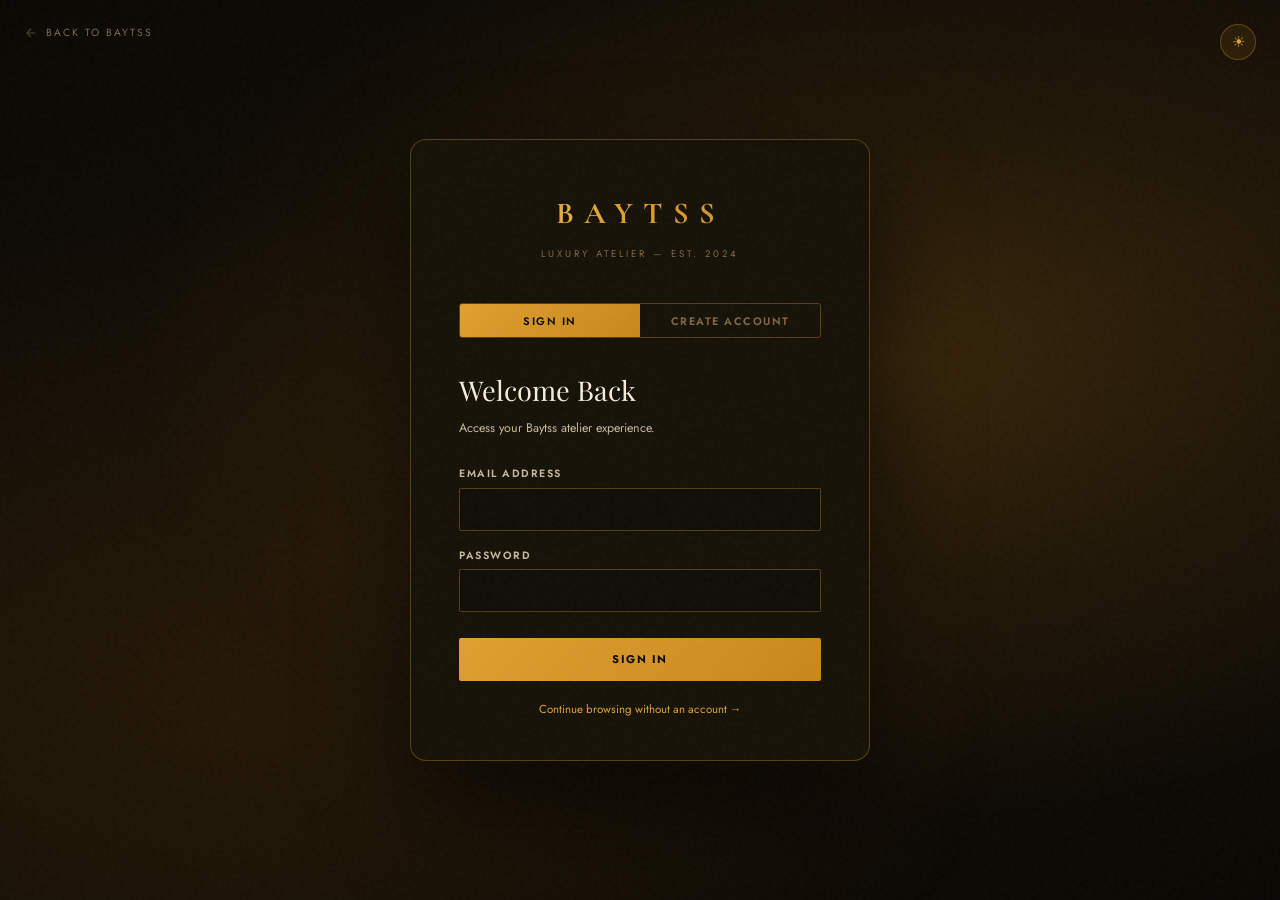
<file: login.html>
<!DOCTYPE html>
<html lang="en">
<head>
<meta charset="UTF-8">
<meta name="viewport" content="width=device-width, initial-scale=1.0">
<title>BAYTSS | Sign In</title>
<link rel="stylesheet" href="baytss.css">
<style>
body { overflow:hidden; }
.login-page {
  min-height:100vh; display:flex; align-items:center; justify-content:center;
  position:relative; overflow:hidden;
}
.login-bg {
  position:fixed; inset:0; z-index:0;
  background:radial-gradient(ellipse at 70% 40%, rgba(200,135,26,0.18) 0%, transparent 60%),
             radial-gradient(ellipse at 20% 80%, rgba(160,100,10,0.12) 0%, transparent 50%),
             linear-gradient(160deg, #0a0804 0%, #140e06 50%, #0a0804 100%);
}
[data-theme="light"] .login-bg {
  background:radial-gradient(ellipse at 70% 40%, rgba(200,135,26,0.14) 0%, transparent 60%),
             linear-gradient(160deg, #fdf8f0 0%, #f5ead8 50%, #fdf8f0 100%);
}
.login-bg-img {
  position:fixed; inset:0; z-index:0;
  background:url('https://images.unsplash.com/photo-1492144534655-ae79c964c9d7?w=1600&q=80&auto=format&fit=crop') center/cover no-repeat;
  opacity:0.12;
}
[data-theme="light"] .login-bg-img { opacity:0.07; }

.login-card {
  position:relative; z-index:2;
  width:100%; max-width:460px;
  background:var(--panel);
  border:1px solid var(--border2);
  border-radius:16px;
  padding:3rem 3rem 2.5rem;
  box-shadow:0 40px 100px rgba(0,0,0,0.6);
  animation:fadeUp 0.6s ease both;
}
[data-theme="light"] .login-card { box-shadow:0 40px 100px rgba(80,40,0,0.15); }

.login-logo {
  font-family:'Cormorant Garamond', serif;
  font-size:1.9rem; font-weight:700; letter-spacing:10px;
  text-transform:uppercase; text-align:center;
  background:linear-gradient(135deg, #f0c060 0%, #e0a030 45%, #c8871a 100%);
  -webkit-background-clip:text; -webkit-text-fill-color:transparent; background-clip:text;
  margin-bottom:0.4rem; display:block; text-decoration:none;
}
[data-theme="light"] .login-logo {
  background:linear-gradient(135deg, #8a5008 0%, #a06010 45%, #c07820 100%);
  -webkit-background-clip:text; -webkit-text-fill-color:transparent; background-clip:text;
}
.login-tagline {
  text-align:center; font-size:0.6rem; letter-spacing:3px; text-transform:uppercase;
  color:var(--text3); margin-bottom:2.5rem;
}
.login-divider {
  display:flex; align-items:center; gap:1rem;
  font-size:0.6rem; letter-spacing:2px; text-transform:uppercase;
  color:var(--text3); margin:1rem 0;
}
.login-divider::before, .login-divider::after { content:''; flex:1; height:1px; background:var(--border); }

.login-title { font-family:'Playfair Display',serif; font-size:1.7rem; color:var(--text); margin-bottom:0.3rem; }
.login-subtitle { font-size:0.78rem; color:var(--text2); margin-bottom:1.6rem; }

.login-toggle {
  display:flex; gap:0; margin-bottom:1.8rem;
  border:1px solid var(--border2); border-radius:3px; overflow:hidden;
}
.login-toggle-btn {
  flex:1; padding:0.55rem; border:none;
  background:transparent; color:var(--text3);
  font-family:'Jost',sans-serif; font-size:0.68rem; letter-spacing:1.5px;
  text-transform:uppercase; font-weight:600; cursor:pointer; transition:all 0.25s;
}
.login-toggle-btn.active {
  background:linear-gradient(135deg, var(--amber2), var(--amber));
  color:#0a0804;
}
[data-theme="light"] .login-toggle-btn.active { color:#fff; }

.login-footer-link {
  text-align:center; margin-top:1.2rem;
  font-size:0.72rem; color:var(--text3);
}
.login-footer-link a { color:var(--amber2); text-decoration:none; }
.login-footer-link a:hover { text-decoration:underline; }

.back-home {
  position:fixed; top:1.5rem; left:1.5rem; z-index:10;
  display:flex; align-items:center; gap:0.5rem;
  font-size:0.65rem; letter-spacing:2px; text-transform:uppercase;
  color:var(--text3); text-decoration:none; font-family:'Jost',sans-serif;
  transition:color 0.2s;
}
.back-home:hover { color:var(--amber2); }
.back-home svg { opacity:0.6; }

.theme-corner {
  position:fixed; top:1.5rem; right:1.5rem; z-index:10;
}
</style>
</head>
<body>

<div class="login-bg"></div>
<div class="login-bg-img"></div>

<a class="back-home" href="index.html">
  <svg width="14" height="14" fill="none" stroke="currentColor" stroke-width="2" viewBox="0 0 24 24"><path d="M19 12H5M12 5l-7 7 7 7"/></svg>
  Back to Baytss
</a>

<button class="theme-toggle theme-corner" id="themeBtn" title="Toggle theme">☀</button>

<div class="login-page">
  <div class="login-card">
    <a class="login-logo" href="index.html">BAYTSS</a>
    <div class="login-tagline">Luxury Atelier — Est. 2024</div>

    <div class="login-toggle">
      <button class="login-toggle-btn active" id="toggleLoginBtn">Sign In</button>
      <button class="login-toggle-btn" id="toggleSignupBtn">Create Account</button>
    </div>

    <!-- LOGIN FORM -->
    <div id="loginForm">
      <div class="login-title">Welcome Back</div>
      <div class="login-subtitle">Access your Baytss atelier experience.</div>
      <div class="form-group"><label>Email Address</label><input type="email" id="loginEmail" autocomplete="email"><div class="form-error" id="loginEmailError"></div></div>
      <div class="form-group"><label>Password</label><input type="password" id="loginPassword" autocomplete="current-password"><div class="form-error" id="loginPasswordError"></div></div>
      <div id="loginGlobalError" class="form-error"></div>
      <div id="loginGlobalSuccess" class="form-success"></div>
      <button class="primary-btn" id="loginSubmitBtn" style="width:100%;margin-top:0.6rem;padding:0.85rem">Sign In</button>
    </div>

    <!-- SIGNUP FORM -->
    <div id="signupForm" style="display:none;">
      <div class="login-title">Join Baytss</div>
      <div class="login-subtitle">Create your member account to access the full atelier experience.</div>
      <div class="form-group"><label>Full Name</label><input type="text" id="signupName" autocomplete="name"><div class="form-error" id="signupNameError"></div></div>
      <div class="form-group"><label>City / Location</label><input type="text" id="signupLocation" autocomplete="address-level1"><div class="form-error" id="signupLocationError"></div></div>
      <div class="form-group"><label>Short Bio</label><textarea id="signupBio" style="min-height:60px"></textarea><div class="form-error" id="signupBioError"></div></div>
      <div class="form-group"><label>Email Address</label><input type="email" id="signupEmail" autocomplete="email"><div class="form-error" id="signupEmailError"></div></div>
      <div class="form-group"><label>Password <span style="color:var(--text3);font-size:0.65em">(min 6 characters)</span></label><input type="password" id="signupPassword" autocomplete="new-password"><div class="form-error" id="signupPasswordError"></div></div>
      <div id="signupGlobalError" class="form-error"></div>
      <div id="signupGlobalSuccess" class="form-success"></div>
      <button class="primary-btn" id="signupSubmitBtn" style="width:100%;margin-top:0.6rem;padding:0.85rem">Create Account</button>
    </div>

    <div class="login-footer-link">
      <a href="index.html">Continue browsing without an account →</a>
    </div>
  </div>
</div>

<script src="baytss_shared.js"></script>
<script>
(function(){
  const B = window.BAYTSS;

  // Check if already logged in
  if(B.getCurrentUser()) { window.location.href = 'index.html'; }

  // Toggle between login and signup
  const toggleLogin  = document.getElementById('toggleLoginBtn');
  const toggleSignup = document.getElementById('toggleSignupBtn');
  const loginForm    = document.getElementById('loginForm');
  const signupForm   = document.getElementById('signupForm');

  toggleLogin.addEventListener('click', () => {
    toggleLogin.classList.add('active'); toggleSignup.classList.remove('active');
    loginForm.style.display='block'; signupForm.style.display='none';
  });
  toggleSignup.addEventListener('click', () => {
    toggleSignup.classList.add('active'); toggleLogin.classList.remove('active');
    signupForm.style.display='block'; loginForm.style.display='none';
  });

  function clearErrors(...ids){ ids.forEach(id=>{ const el=document.getElementById(id); if(el) el.textContent=''; }); }

  // LOGIN
  document.getElementById('loginSubmitBtn').addEventListener('click', () => {
    clearErrors('loginEmailError','loginPasswordError','loginGlobalError','loginGlobalSuccess');
    const email = document.getElementById('loginEmail').value.trim().toLowerCase();
    const pass  = document.getElementById('loginPassword').value;
    if(!B.validateEmail(email)){ document.getElementById('loginEmailError').textContent='Please enter a valid email.'; return; }
    if(!B.validatePass(pass)){ document.getElementById('loginPasswordError').textContent='Password must be at least 6 characters.'; return; }
    const users = B.getUsers();
    const user  = users.find(u => u.email===email && u.password===pass);
    if(!user){ document.getElementById('loginGlobalError').textContent='Invalid email or password.'; return; }
    B.setCurrentUser({id:user.id, email:user.email});
    document.getElementById('loginGlobalSuccess').textContent='Welcome back. Redirecting…';
    setTimeout(() => window.location.href='index.html', 600);
  });

  // Allow Enter key
  ['loginEmail','loginPassword'].forEach(id => {
    document.getElementById(id).addEventListener('keydown', e => { if(e.key==='Enter') document.getElementById('loginSubmitBtn').click(); });
  });

  // SIGNUP
  document.getElementById('signupSubmitBtn').addEventListener('click', () => {
    clearErrors('signupNameError','signupLocationError','signupBioError','signupEmailError','signupPasswordError','signupGlobalError','signupGlobalSuccess');
    const name     = document.getElementById('signupName').value.trim();
    const location = document.getElementById('signupLocation').value.trim();
    const bio      = document.getElementById('signupBio').value.trim();
    const email    = document.getElementById('signupEmail').value.trim().toLowerCase();
    const pass     = document.getElementById('signupPassword').value;
    if(!name)               { document.getElementById('signupNameError').textContent='Name is required.'; return; }
    if(!location)           { document.getElementById('signupLocationError').textContent='Location is required.'; return; }
    if(!bio)                { document.getElementById('signupBioError').textContent='Bio is required.'; return; }
    if(!B.validateEmail(email)) { document.getElementById('signupEmailError').textContent='Please enter a valid email.'; return; }
    if(!B.validatePass(pass))   { document.getElementById('signupPasswordError').textContent='Password must be at least 6 characters.'; return; }
    const users = B.getUsers();
    if(users.find(u=>u.email===email)){ document.getElementById('signupGlobalError').textContent='An account with this email already exists.'; return; }
    const nu = {id:B.genId('user'), name, email, password:pass, location, bio, createdAt:new Date().toISOString()};
    users.push(nu); B.setUsers(users); B.setCurrentUser({id:nu.id, email:nu.email});
    document.getElementById('signupGlobalSuccess').textContent='Account created. Welcome to Baytss. Redirecting…';
    setTimeout(() => window.location.href='index.html', 700);
  });
})();
</script>
</body>
</html>
</file>
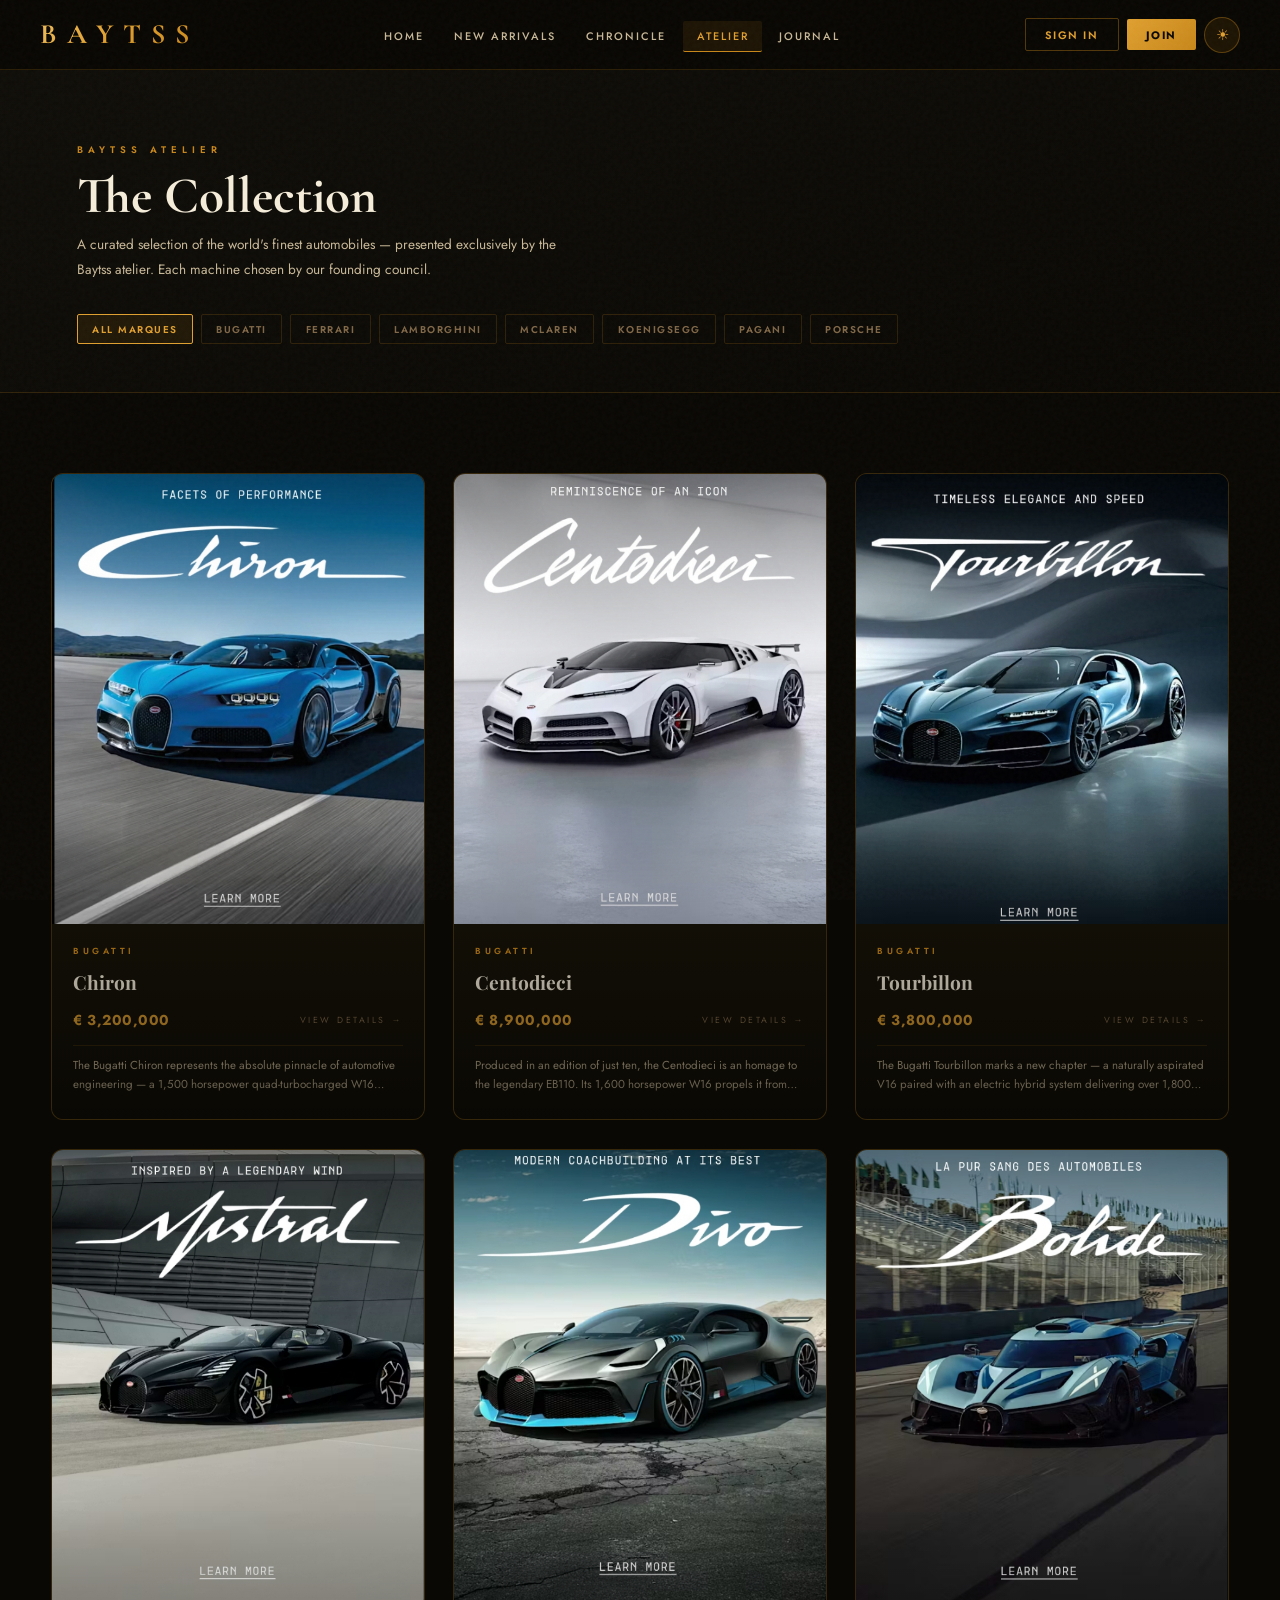
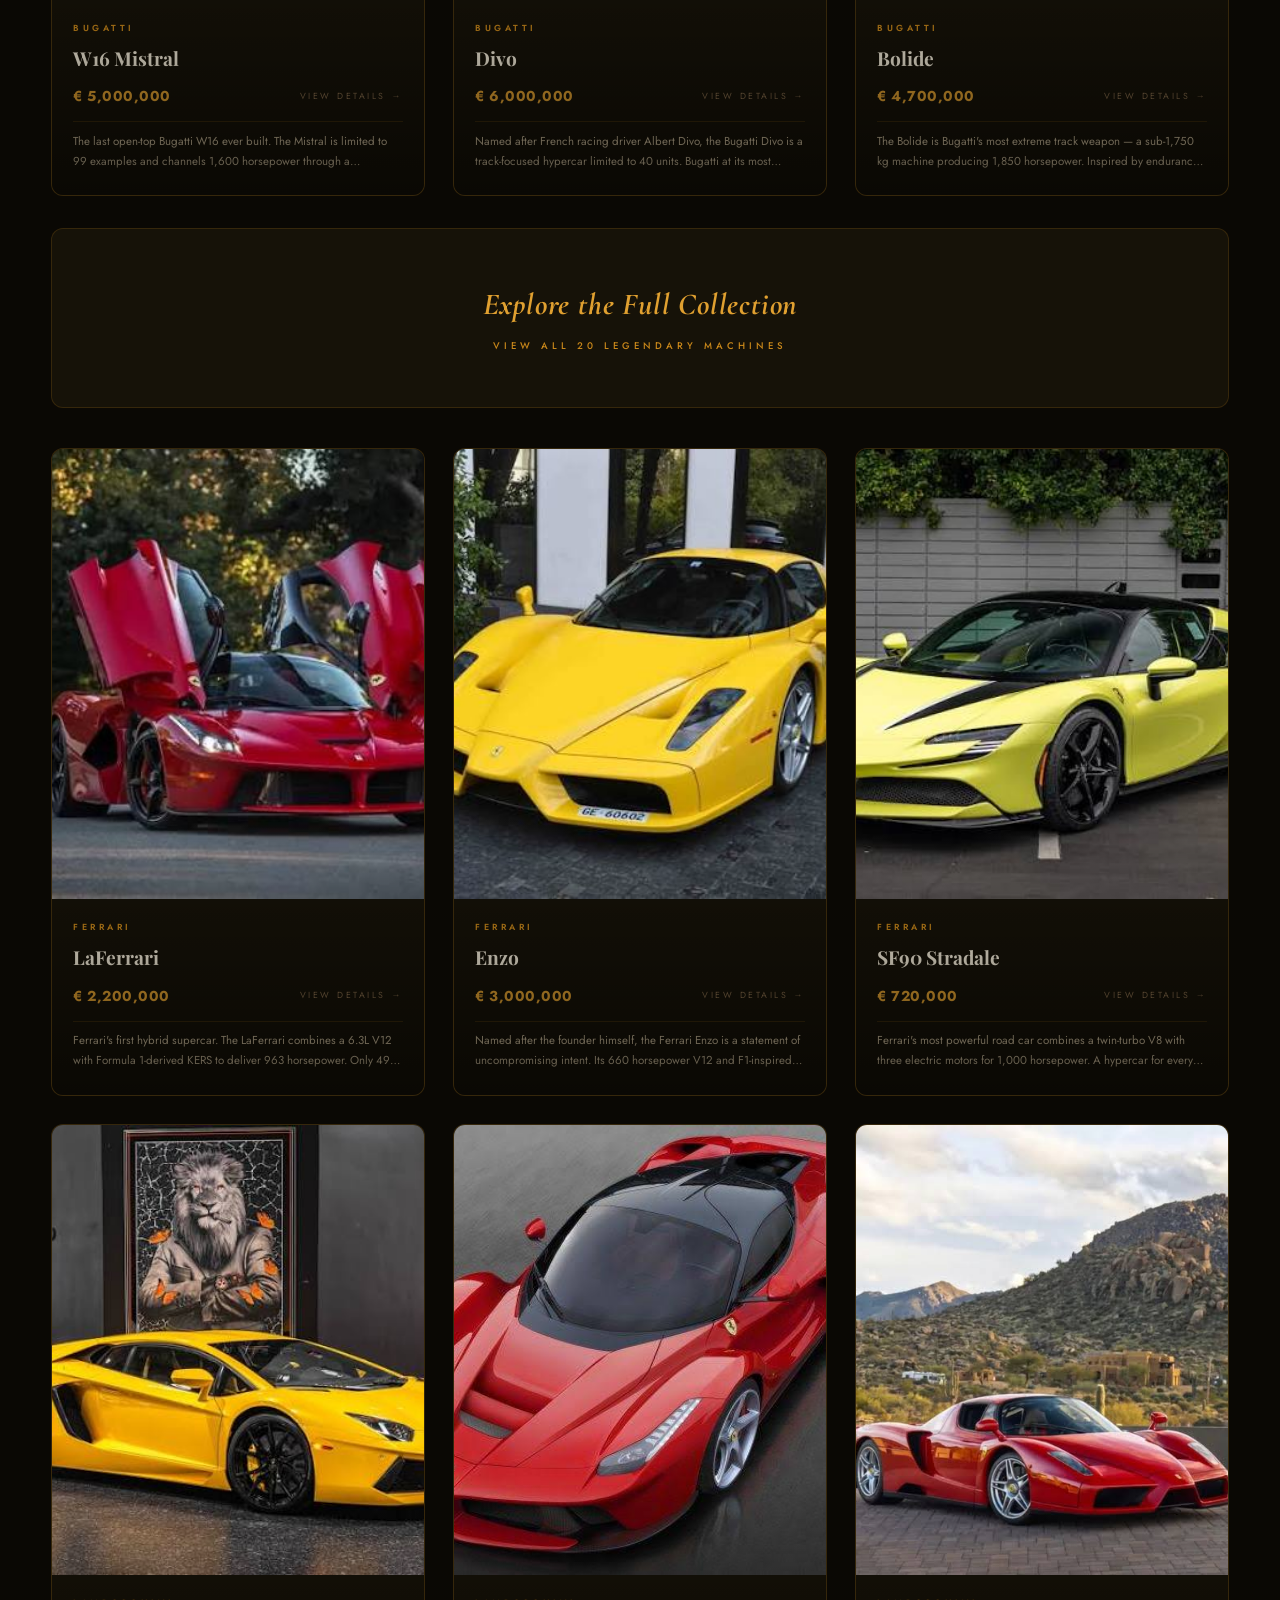
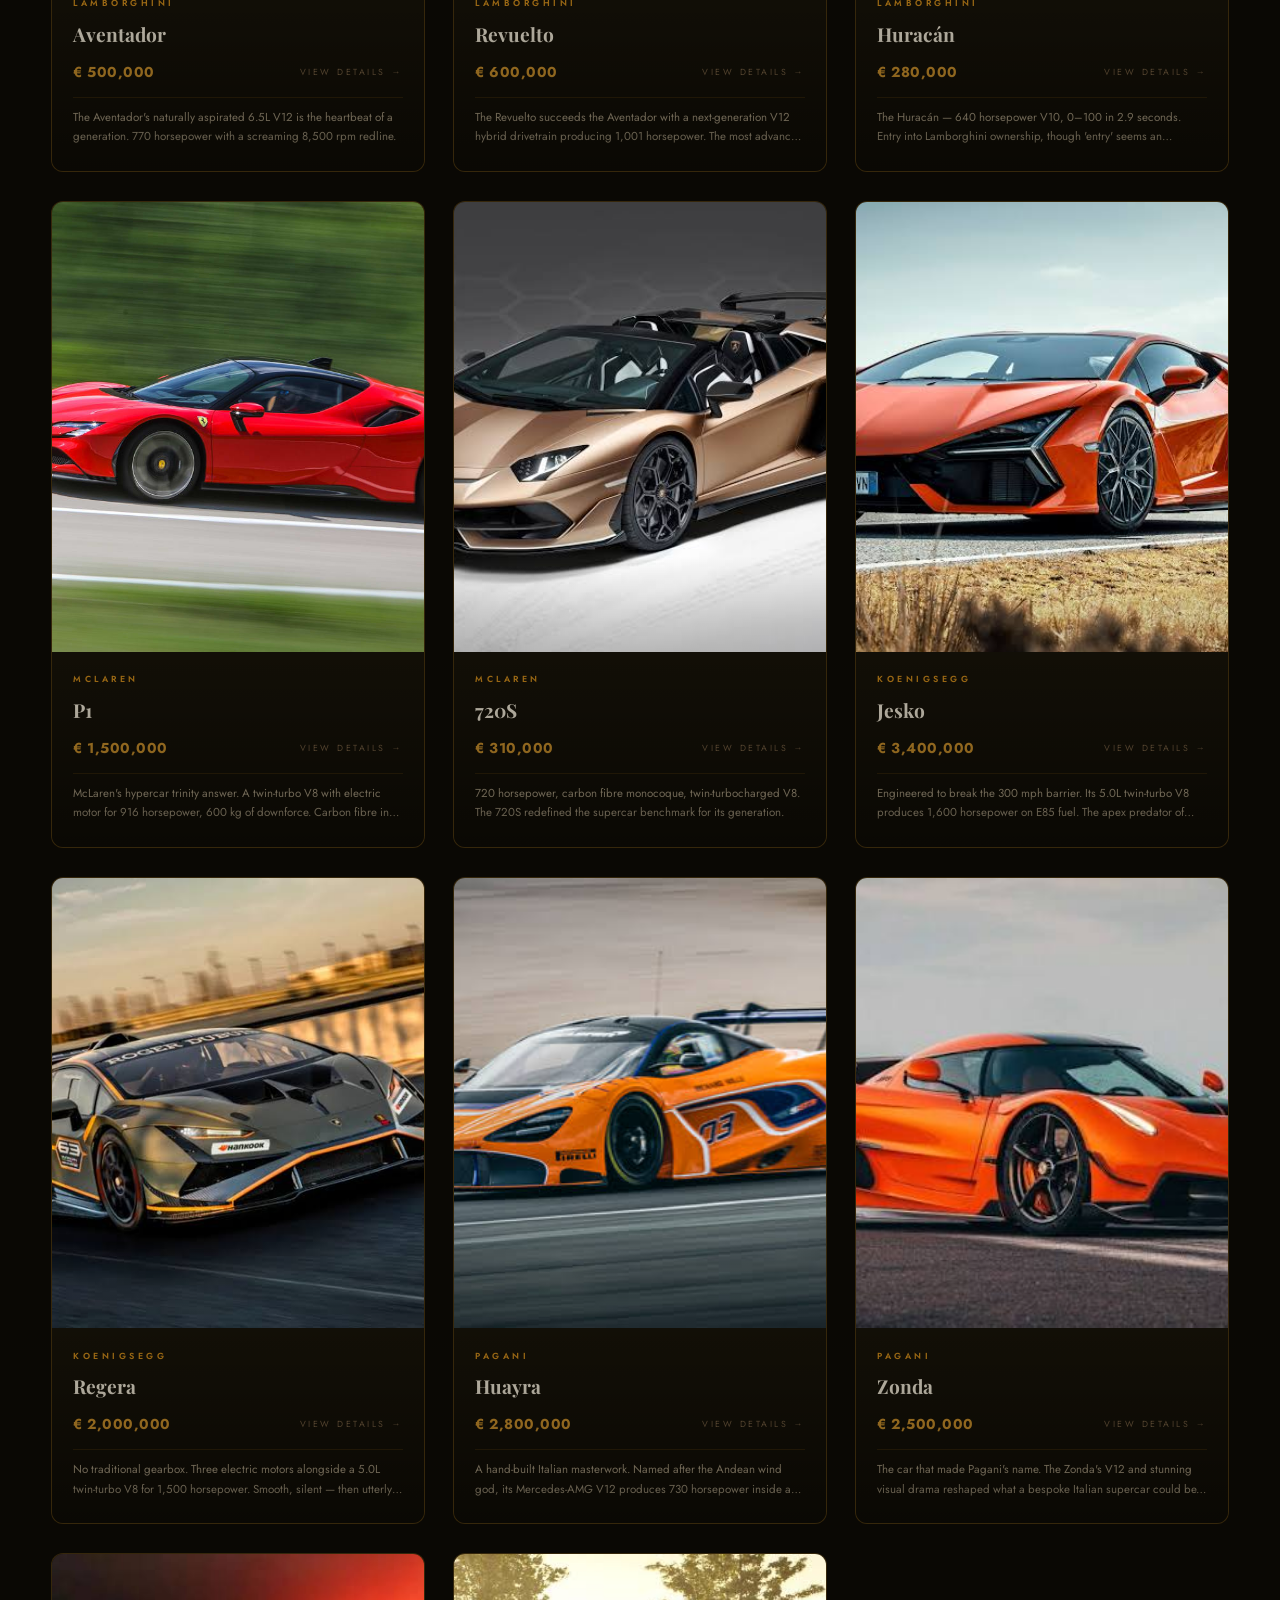
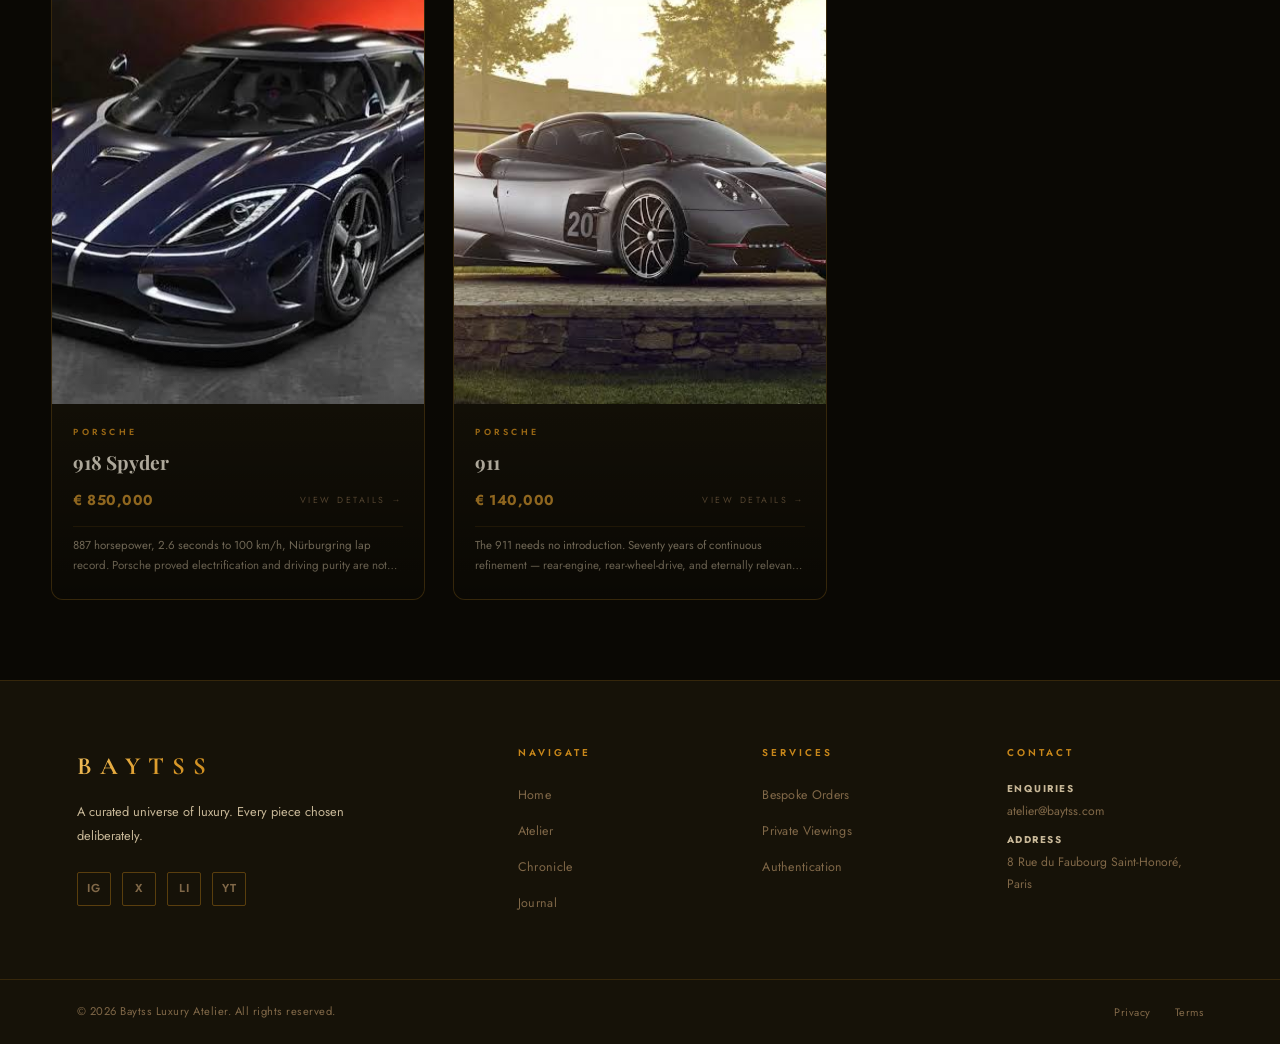
<file: store.html>
<!DOCTYPE html>
<html lang="en">
<head>
<meta charset="UTF-8">
<meta name="viewport" content="width=device-width, initial-scale=1.0">
<title>BAYTSS | The Atelier Collection</title>
<link rel="stylesheet" href="baytss.css">
<style>
.store-hero {
  width:100%; padding:4.5rem 6% 3rem;
  background:linear-gradient(160deg, var(--bg2) 0%, var(--bg) 100%);
  border-bottom:1px solid var(--border);
}
.store-hero-inner { max-width:1400px; margin:0 auto; display:flex; justify-content:space-between; align-items:flex-end; flex-wrap:wrap; gap:2rem; }
.store-hero-eyebrow { font-size:0.6rem; letter-spacing:5px; text-transform:uppercase; color:var(--amber); font-weight:600; margin-bottom:0.6rem; }
.store-hero h1 { font-family:'Cormorant Garamond',serif; font-size:clamp(2.2rem,4vw,3.8rem); font-weight:700; color:var(--text); line-height:1.1; margin-bottom:0.5rem; }
.store-hero p { font-size:0.85rem; color:var(--text2); max-width:500px; line-height:1.85; }
.store-filter-row { display:flex; gap:0.5rem; flex-wrap:wrap; }
.filter-btn {
  padding:0.38rem 0.9rem; border-radius:2px; border:1px solid var(--border);
  background:transparent; color:var(--text3); cursor:pointer;
  font-family:'Jost',sans-serif; font-size:0.62rem; letter-spacing:1.5px; text-transform:uppercase; font-weight:600;
  transition:all 0.25s;
}
.filter-btn:hover, .filter-btn.active { border-color:var(--amber2); color:var(--amber2); background:var(--glow); }

.cards-grid {
  display:grid; grid-template-columns:repeat(auto-fill,minmax(320px,1fr));
  gap:1.8rem;
}
.cars-hidden { display:none; }

.show-more-banner {
  position:relative; overflow:hidden;
  width:100%; height:180px;
  border-radius:12px; border:1px solid var(--border);
  background:var(--panel); cursor:pointer;
  display:flex; align-items:center; justify-content:center;
  transition:all 0.35s; margin-top:2rem;
}
.show-more-banner::before {
  content:''; position:absolute; inset:0;
  background-image:url('https://images.unsplash.com/photo-1558618666-fcd25c85cd64?w=1400&q=80&auto=format&fit=crop');
  background-size:cover; background-position:center;
  opacity:0.15; transition:opacity 0.4s;
}
.show-more-banner:hover::before { opacity:0.28; }
.show-more-banner:hover { border-color:var(--border2); box-shadow:0 0 50px rgba(200,135,26,0.12); }
.show-more-inner { position:relative; z-index:1; text-align:center; }
.show-more-inner strong { font-family:'Cormorant Garamond',serif; font-size:1.9rem; font-style:italic; color:var(--amber2); letter-spacing:0.05rem; display:block; }
.show-more-inner small { font-size:0.6rem; letter-spacing:4px; text-transform:uppercase; color:var(--amber); font-weight:500; }

#allCarsGrid { margin-top:2.5rem; display:grid; grid-template-columns:repeat(auto-fill,minmax(320px,1fr)); gap:1.8rem; }

/* Car card styles */
.car-card {
  background:var(--panel);
  border:1px solid var(--border);
  border-radius:12px;
  overflow:hidden;
  cursor:pointer;
  transition:all 0.4s ease;
}
.car-card:hover {
  transform:translateY(-8px);
  border-color:var(--border2);
  box-shadow:0 25px 50px var(--shadow);
}
.card-img {
  width:100%;
  height:220px;
  overflow:hidden;
  background:linear-gradient(135deg, var(--bg2) 0%, var(--bg) 100%);
  position:relative;
}
.card-img img {
  width:100%;
  height:100%;
  object-fit:cover;
  transition:transform 0.6s ease;
}
.car-card:hover .card-img img {
  transform:scale(1.08);
}
.card-body {
  padding:1.3rem 1.3rem 1.5rem;
}
.card-brand {
  font-size:0.55rem;
  letter-spacing:3.5px;
  text-transform:uppercase;
  color:var(--amber);
  font-weight:600;
  margin-bottom:0.4rem;
}
.card-name {
  font-family:'Playfair Display',serif;
  font-size:1.2rem;
  font-weight:700;
  color:var(--text);
  margin-bottom:0.6rem;
}
.card-price-row {
  display:flex;
  justify-content:space-between;
  align-items:center;
  margin-bottom:0.8rem;
}
.card-price {
  font-size:0.9rem;
  font-weight:700;
  color:var(--amber2);
}
.card-cta {
  font-size:0.55rem;
  letter-spacing:2.5px;
  text-transform:uppercase;
  color:var(--text3);
  transition:color 0.2s;
}
.car-card:hover .card-cta {
  color:var(--amber2);
}
.card-desc {
  font-size:0.72rem;
  color:var(--text2);
  line-height:1.7;
  margin-top:0.6rem;
  padding-top:0.6rem;
  border-top:1px solid var(--border);
}

@media(max-width:900px){
  .store-hero-inner { flex-direction:column; align-items:flex-start; }
}
@media(max-width:700px){
  .cards-grid, #allCarsGrid { grid-template-columns:1fr; }
}
</style>
</head>
<body>

<nav class="navbar">
  <a class="logo" href="index.html">BAYTSS</a>
  <ul class="nav-links">
    <li><a href="index.html">Home</a></li>
    <li><a href="new-arrivals.html">New Arrivals</a></li>
    <li><a href="history.html">Chronicle</a></li>
    <li><a href="store.html" class="active">Atelier</a></li>
    <li><a href="news.html">Journal</a></li>
  </ul>
  <div class="nav-right">
    <div class="nav-user-pill" id="navUserPill"><span class="nav-user-name" id="navUserName"></span><button class="nav-logout-btn" id="navLogoutBtn">Sign out</button></div>
    <button class="login-btn" id="navLoginBtn">Sign In</button>
    <button class="signup-btn" id="navSignupBtn">Join</button>
    <button class="theme-toggle" id="themeBtn">☀</button>
  </div>
</nav>

<div class="store-hero fade-up">
  <div class="store-hero-inner">
    <div>
      <div class="store-hero-eyebrow">Baytss Atelier</div>
      <h1>The Collection</h1>
      <p>A curated selection of the world's finest automobiles — presented exclusively by the Baytss atelier. Each machine chosen by our founding council.</p>
    </div>
    <div class="store-filter-row" id="filterRow">
      <button class="filter-btn active" data-brand="all">All Marques</button>
      <button class="filter-btn" data-brand="Bugatti">Bugatti</button>
      <button class="filter-btn" data-brand="Ferrari">Ferrari</button>
      <button class="filter-btn" data-brand="Lamborghini">Lamborghini</button>
      <button class="filter-btn" data-brand="McLaren">McLaren</button>
      <button class="filter-btn" data-brand="Koenigsegg">Koenigsegg</button>
      <button class="filter-btn" data-brand="Pagani">Pagani</button>
      <button class="filter-btn" data-brand="Porsche">Porsche</button>
    </div>
  </div>
</div>

<section class="section-wrap fade-up">
  <div id="storeCards" class="cards-grid"></div>
  <div id="showMoreWrap">
    <div class="show-more-banner" id="showMoreBtn">
      <div class="show-more-inner">
        <strong>Explore the Full Collection</strong>
        <small>View all 20 legendary machines</small>
      </div>
    </div>
  </div>
  <div id="allCarsGrid" class="cars-hidden"></div>
</section>

<!-- PRODUCT MODAL -->
<div class="modal" id="productModal">
  <div class="modal-content">
    <button class="close-modal-btn" id="closeProductModal">&times;</button>
    <div class="modal-img" id="productModalImg"></div>
    <div class="modal-detail">
      <div class="modal-detail-label">Baytss Atelier</div>
      <h2 id="productModalName"></h2>
      <div class="modal-detail-price" id="productModalPrice"></div>
      <div class="modal-detail-desc" id="productModalDesc"></div>
      <div class="modal-actions">
        <div class="text-muted">Simulated checkout — no real payment processed.</div>
        <button class="primary-btn" id="productModalBuyBtn">Acquire Now</button>
      </div>
    </div>
  </div>
</div>

<!-- CHECKOUT MODAL -->
<div class="modal" id="checkoutModal">
  <div class="checkout-content">
    <button class="close-modal-btn" id="closeCheckoutModal">&times;</button>
    <div class="checkout-header"><h3>Baytss Secure Checkout</h3><p class="text-muted">Simulated — no real payment processed.</p></div>
    <div class="checkout-summary" id="checkoutSummary"></div>
    <div class="form-group"><label>Name on Card</label><input type="text" id="cardName"><div class="form-error" id="cardNameError"></div></div>
    <div class="form-group"><label>Card Number</label><input type="text" id="cardNumber" maxlength="19" placeholder="XXXX XXXX XXXX XXXX"><div class="form-error" id="cardNumberError"></div></div>
    <div class="form-row">
      <div class="form-group"><label>Expiry (MM/YY)</label><input type="text" id="cardExpiry" maxlength="5" placeholder="MM/YY"><div class="form-error" id="cardExpiryError"></div></div>
      <div class="form-group"><label>CVV</label><input type="password" id="cardCvv" maxlength="4"><div class="form-error" id="cardCvvError"></div></div>
    </div>
    <div id="checkoutGlobalError" class="form-error"></div>
    <div id="checkoutGlobalSuccess" class="form-success"></div>
    <button class="primary-btn" id="placeOrderBtn" style="width:100%;margin-top:0.5rem">Place Order</button>
  </div>
</div>

<!-- AUTH MODAL -->
<div class="overlay-modal" id="authModal">
  <div class="auth-card">
    <button class="close-btn-x" id="closeAuthModal">&times;</button>
    <span class="auth-card-logo">BAYTSS</span>
    <h2 id="authTitle">Welcome Back</h2>
    <p class="auth-subtitle" id="authSubtitle"></p>
    <div id="authNameGroup" class="form-group hidden"><label>Full Name</label><input type="text" id="authName"><div class="form-error" id="authNameError"></div></div>
    <div id="authLocationGroup" class="form-group hidden"><label>City / Location</label><input type="text" id="authLocation"><div class="form-error" id="authLocationError"></div></div>
    <div id="authBioGroup" class="form-group hidden"><label>Short Bio</label><textarea id="authBio"></textarea><div class="form-error" id="authBioError"></div></div>
    <div class="form-group"><label>Email</label><input type="email" id="authEmail"><div class="form-error" id="authEmailError"></div></div>
    <div class="form-group"><label>Password</label><input type="password" id="authPassword"><div class="form-error" id="authPasswordError"></div></div>
    <div id="authGlobalError" class="form-error"></div><div id="authGlobalSuccess" class="form-success"></div>
    <button class="primary-btn" id="authSubmitBtn" style="width:100%;margin-top:0.5rem">Sign In</button>
    <div class="auth-toggle"><span id="authToggleText">New to Baytss?</span> <button id="authToggleBtn">Create account</button></div>
  </div>
</div>

<button class="admin-fab hidden" id="adminFab"><div class="admin-fab-dot"></div>Admin</button>
<div class="admin-overlay" id="adminOverlay">
  <div class="admin-panel">
    <button class="admin-close-btn" id="closeAdminPanel">&times;</button>
    <div class="admin-header"><div><h2>Baytss Admin Console</h2><div class="text-muted">Signed in as <span id="adminEmailLabel"></span></div></div></div>
    <div class="admin-tabs">
      <button class="admin-tab-btn active" data-tab="carsTab">Cars</button>
      <button class="admin-tab-btn" data-tab="newsTab">News</button>
      <button class="admin-tab-btn" data-tab="careerTab">Careers</button>
      <button class="admin-tab-btn" data-tab="historyTab">History</button>
      <button class="admin-tab-btn" data-tab="usersTab">Users</button>
      <button class="admin-tab-btn" data-tab="ordersTab">Orders</button>
    </div>
    <div class="admin-section active" id="carsTab">
      <h3>Add New Car</h3><span class="text-muted">Add a new automobile to the Baytss catalog.</span>
      <div class="form-row mt-2"><div class="form-group"><label>Brand</label><input type="text" id="adminCarBrandInput" placeholder="e.g., Ferrari"></div><div class="form-group"><label>Model Name</label><input type="text" id="adminCarNameInput" placeholder="e.g., LaFerrari"></div></div>
      <div class="form-row"><div class="form-group"><label>Price (€)</label><input type="number" id="adminCarPriceInput" placeholder="3000000"></div><div class="form-group"><label>Image Filename</label><input type="text" id="adminCarImageInput" placeholder="laferrari.png"></div></div>
      <div class="form-group"><label>Description</label><textarea id="adminCarDescInput" placeholder="Detailed description of the automobile..."></textarea></div>
      <div id="adminCarMessage" class="form-success"></div>
      <button class="primary-btn mt-2" id="adminCarAdd">Add Car</button>
      <div class="admin-list" id="adminCarsList"></div>
    </div>
    <div class="admin-section" id="newsTab"><h3>News</h3><div class="admin-list" id="adminNewsList"></div></div>
    <div class="admin-section" id="careerTab"><h3>Careers</h3><div class="admin-list" id="adminCareerList"></div></div>
    <div class="admin-section" id="historyTab">
      <h3>Add History Entry</h3>
      <div class="form-group mt-2"><label>Title</label><input type="text" id="adminHistTitleInput"></div>
      <div class="form-row"><div class="form-group"><label>Year</label><input type="text" id="adminHistYearInput"></div><div class="form-group"><label>Image URL</label><input type="text" id="adminHistImageInput"></div></div>
      <div class="form-group"><label>Short Description</label><input type="text" id="adminHistShortInput"></div>
      <div class="form-group"><label>Full Story</label><textarea id="adminHistDescInput"></textarea></div>
      <div id="adminHistoryMessage" class="form-success"></div>
      <button class="primary-btn mt-2" id="adminHistoryAdd">Add Entry</button>
      <div class="admin-list" id="adminHistoryList"></div>
    </div>
    <div class="admin-section" id="usersTab"><h3>Members</h3><div class="admin-list" id="adminUsersList"></div></div>
    <div class="admin-section" id="ordersTab"><h3>Orders</h3><div class="admin-list" id="adminOrdersList"></div></div>
  </div>
</div>

<footer>
  <div class="footer-main">
    <div><div class="footer-logo">BAYTSS</div><p class="footer-tagline">A curated universe of luxury. Every piece chosen deliberately.</p>
    <div class="footer-social"><a class="footer-social-link" href="#">IG</a><a class="footer-social-link" href="#">X</a><a class="footer-social-link" href="#">LI</a><a class="footer-social-link" href="#">YT</a></div></div>
    <div class="footer-col"><h4>Navigate</h4><ul><li><a href="index.html">Home</a></li><li><a href="store.html">Atelier</a></li><li><a href="history.html">Chronicle</a></li><li><a href="news.html">Journal</a></li></ul></div>
    <div class="footer-col"><h4>Services</h4><ul><li><a href="#">Bespoke Orders</a></li><li><a href="#">Private Viewings</a></li><li><a href="#">Authentication</a></li></ul></div>
    <div class="footer-col"><h4>Contact</h4><div class="footer-contact-item"><strong>Enquiries</strong>atelier@baytss.com</div><div class="footer-contact-item"><strong>Address</strong>8 Rue du Faubourg Saint-Honoré, Paris</div></div>
  </div>
  <div class="footer-bottom"><div class="footer-copy">© <span id="footerYear"></span> Baytss Luxury Atelier. All rights reserved.</div><div class="footer-legal"><a href="#">Privacy</a><a href="#">Terms</a></div></div>
</footer>

<script src="baytss_shared.js"></script>
<script>
(function(){
  const B = window.BAYTSS;
  let selectedProduct = null;
  let currentFilter = 'all';

  // Use dynamic car data from shared JS
  function getCars() { 
    if (window.BAYTSS && window.BAYTSS.getCars) {
      return window.BAYTSS.getCars();
    }
    // Fallback to empty array if not loaded yet
    return [];
  }

  function renderStore(){
    const storeCards = document.getElementById('storeCards');
    const allCarsGrid = document.getElementById('allCarsGrid');
    const showMoreWrap = document.getElementById('showMoreWrap');
    let cars = currentFilter === 'all' ? getCars() : getCars().filter(c=>c.brand===currentFilter);
    storeCards.innerHTML = ''; 
    allCarsGrid.innerHTML = '';
    const first6 = cars.slice(0,6);
    const rest = cars.slice(6);
    first6.forEach(car => storeCards.appendChild(makeCarCard(car)));
    rest.forEach(car => allCarsGrid.appendChild(makeCarCard(car)));
    allCarsGrid.classList.add('cars-hidden');
    showMoreWrap.style.display = rest.length > 0 ? 'block' : 'none';
  }

  B.refreshCars = renderStore;

  function makeCarCard(car){
    const card = document.createElement('div'); 
    card.className = 'car-card';
    // Use the local PNG filename directly
    const imagePath = car.img;
    card.innerHTML = `
      <div class="card-img"><img src="${imagePath}" alt="${car.name}" onerror="console.error('Failed to load: ${imagePath}')"></div>
      <div class="card-body">
        <div class="card-brand">${car.brand}</div>
        <div class="card-name">${car.name}</div>
        <div class="card-price-row"><div class="card-price">${B ? B.fmt(car.price) : '$' + car.price.toLocaleString()}</div><div class="card-cta">View details →</div></div>
        <div class="card-desc">${car.desc.substring(0, 140)}${car.desc.length > 140 ? '...' : ''}</div>
      </div>`;
    card.addEventListener('click', () => openCarModal(car));
    return card;
  }

  // Initial render with fallback
  renderStore();
  setTimeout(renderStore, 100); // Fallback in case shared JS loads after this script

  document.getElementById('showMoreBtn').addEventListener('click', () => {
    const allCarsGrid = document.getElementById('allCarsGrid');
    allCarsGrid.classList.remove('cars-hidden');
    document.getElementById('showMoreWrap').style.display = 'none';
    allCarsGrid.scrollIntoView({behavior:'smooth',block:'start'});
  });

  function openCarModal(car){
    selectedProduct = car;
    const imagePath = car.img;
    document.getElementById('productModalImg').innerHTML = `<img src="${imagePath}" alt="${car.name}" style="width:100%;max-height:360px;object-fit:cover;display:block;" onerror="console.error('Modal image failed: ${imagePath}')">`;
    document.getElementById('productModalName').textContent = car.brand+' '+car.name;
    document.getElementById('productModalPrice').textContent = B ? B.fmt(car.price) : '$' + car.price.toLocaleString();
    document.getElementById('productModalDesc').textContent = car.desc;
    document.getElementById('productModal').style.display = 'flex';
  }

  document.getElementById('closeProductModal').addEventListener('click', () => document.getElementById('productModal').style.display='none');
  document.getElementById('productModal').addEventListener('click', e => { if(e.target.id==='productModal') e.target.style.display='none'; });
  document.getElementById('productModalBuyBtn').addEventListener('click', () => {
    const cur = B ? B.getCurrentUser() : null;
    if(!cur){ document.getElementById('productModal').style.display='none'; if(B) B.openAuth('login'); return; }
    document.getElementById('productModal').style.display='none'; 
    openCheckout(selectedProduct);
  });

  function openCheckout(p){
    document.getElementById('checkoutSummary').innerHTML = 'Simulated order for <strong>'+p.brand+' '+p.name+'</strong> — <strong>' + (B ? B.fmt(p.price) : '$' + p.price.toLocaleString()) + '</strong>';
    ['checkoutGlobalError','checkoutGlobalSuccess','cardNameError','cardNumberError','cardExpiryError','cardCvvError'].forEach(id=>{ const el=document.getElementById(id); if(el) el.textContent=''; });
    ['cardName','cardNumber','cardExpiry','cardCvv'].forEach(id=>{ const el=document.getElementById(id); if(el) el.value=''; });
    document.getElementById('checkoutModal').style.display = 'flex';
  }
  
  document.getElementById('closeCheckoutModal').addEventListener('click', ()=>document.getElementById('checkoutModal').style.display='none');
  document.getElementById('checkoutModal').addEventListener('click', e=>{ if(e.target.id==='checkoutModal') e.target.style.display='none'; });

  const cardNumber=document.getElementById('cardNumber'); 
  const cardExpiry=document.getElementById('cardExpiry');
  if(cardNumber) {
    cardNumber.addEventListener('input',()=>{ 
      let v=cardNumber.value.replace(/\D/g,'').substring(0,16); 
      const p=[]; 
      for(let i=0;i<v.length;i+=4) p.push(v.substring(i,i+4)); 
      cardNumber.value=p.join(' '); 
    });
  }
  if(cardExpiry) {
    cardExpiry.addEventListener('input',()=>{ 
      let v=cardExpiry.value.replace(/\D/g,'').substring(0,4); 
      if(v.length>=3) v=v.substring(0,2)+'/'+v.substring(2); 
      cardExpiry.value=v; 
    });
  }

  const placeOrderBtn = document.getElementById('placeOrderBtn');
  if(placeOrderBtn) {
    placeOrderBtn.addEventListener('click',()=>{
      const name=document.getElementById('cardName')?.value.trim() || '';
      const num=document.getElementById('cardNumber')?.value.replace(/\s+/g,'') || '';
      const exp=document.getElementById('cardExpiry')?.value.trim() || '';
      const cvv=document.getElementById('cardCvv')?.value.trim() || '';
      let err=false;
      if(!name){ const el=document.getElementById('cardNameError'); if(el) el.textContent='Name is required.'; err=true; }
      if(!/^\d{16}$/.test(num)){ const el=document.getElementById('cardNumberError'); if(el) el.textContent='Enter a 16-digit number.'; err=true; }
      if(!/^\d{2}\/\d{2}$/.test(exp)){ const el=document.getElementById('cardExpiryError'); if(el) el.textContent='Use MM/YY format.'; err=true; }
      if(!/^\d{3,4}$/.test(cvv)){ const el=document.getElementById('cardCvvError'); if(el) el.textContent='Enter a valid CVV.'; err=true; }
      if(err) return;
      const cur = B ? B.getCurrentUser() : null;
      if(!cur||!selectedProduct){ 
        const el=document.getElementById('checkoutGlobalError'); 
        if(el) el.textContent='Please sign in first.'; 
        return; 
      }
      if(B) {
        const orders=B.getOrders();
        orders.push({id:B.genId('order'),userId:cur.id,productId:selectedProduct.id,price:selectedProduct.price,createdAt:new Date().toISOString()});
        B.setOrders(orders);
      }
      const successEl=document.getElementById('checkoutGlobalSuccess');
      if(successEl) successEl.textContent='Order placed successfully!';
      setTimeout(()=>{
        const modal=document.getElementById('checkoutModal');
        if(modal) modal.style.display='none';
      },1500);
    });
  }

  // Scroll reveal animation
  const observer = new IntersectionObserver(entries => {
    entries.forEach(entry => {
      if(entry.isIntersecting) {
        entry.target.style.opacity = '1';
        entry.target.style.transform = 'translateY(0)';
      }
    });
  }, { threshold: 0.1 });
  
  document.querySelectorAll('.fade-up').forEach(el => {
    el.style.opacity = '0';
    el.style.transform = 'translateY(30px)';
    el.style.transition = 'opacity 0.7s ease, transform 0.7s ease';
    observer.observe(el);
  });

  renderStore();
  
  // Re-render after a short delay to ensure B.ALL_CARS is loaded
  setTimeout(() => {
    if (getCars().length === 0) {
      renderStore();
    }
  }, 100);
})();
</script>
</body>
</html>
</file>
<file: baytss.css>
/* ═══════════════════════════════════════════════
   BAYTSS LUXURY ATELIER — Shared Stylesheet
   Theme: Warm Amber · Honey · Cream · Deep Brown
   ═══════════════════════════════════════════════ */

@import url('https://fonts.googleapis.com/css2?family=Cormorant+Garamond:ital,wght@0,300;0,400;0,600;0,700;1,400;1,600&family=Jost:wght@200;300;400;500;600&family=Playfair+Display:ital,wght@0,400;0,700;0,900;1,400&display=swap');

/* ─── ROOT VARIABLES (Dark: black × gold) ─── */
:root {
  --bg:        #0a0804;
  --bg2:       #100e09;
  --panel:     #161208;
  --panel2:    #1e1810;
  --amber:     #c8871a;
  --amber2:    #e0a030;
  --amber3:    #f0c060;
  --cream:     #fdf6e8;
  --honey:     #d4940a;
  --text:      #f5edda;
  --text2:     #c8b898;
  --text3:     #806848;
  --danger:    #c0392b;
  --danger2:   #e74c3c;
  --success:   #2d9e5f;
  --border:    rgba(200,135,26,0.18);
  --border2:   rgba(200,135,26,0.38);
  --glow:      rgba(200,135,26,0.10);
  --shadow:    rgba(0,0,0,0.7);
}

/* ─── LIGHT MODE (Warm Amber × Cream × Honey Brown) ─── */
[data-theme="light"] {
  --bg:        #fdf8f0;
  --bg2:       #f7f0e2;
  --panel:     #ffffff;
  --panel2:    #fdf4e4;
  --amber:     #a06010;
  --amber2:    #b87820;
  --amber3:    #c89030;
  --cream:     #3a2810;
  --honey:     #8a5008;
  --text:      #2a1e0a;
  --text2:     #6a4e28;
  --text3:     #a08060;
  --border:    rgba(160,96,16,0.18);
  --border2:   rgba(160,96,16,0.32);
  --glow:      rgba(160,96,16,0.07);
  --shadow:    rgba(80,40,0,0.15);
}

/* ─── RESET & BASE ─── */
*, *::before, *::after { margin:0; padding:0; box-sizing:border-box; }
html { scroll-behavior:smooth; }
body {
  background:var(--bg);
  color:var(--text);
  font-family:'Jost', sans-serif;
  line-height:1.7;
  min-height:100vh;
  overflow-x:hidden;
  transition: background 0.4s, color 0.4s;
}

/* Grain overlay */
body::after {
  content:'';
  position:fixed; inset:0;
  background-image: url("data:image/svg+xml,%3Csvg viewBox='0 0 256 256' xmlns='http://www.w3.org/2000/svg'%3E%3Cfilter id='noise'%3E%3CfeTurbulence type='fractalNoise' baseFrequency='0.85' numOctaves='4' stitchTiles='stitch'/%3E%3C/filter%3E%3Crect width='100%25' height='100%25' filter='url(%23noise)' opacity='0.035'/%3E%3C/svg%3E");
  pointer-events:none; z-index:9998; opacity:0.7;
}
[data-theme="light"] body::after { opacity:0.25; }

::-webkit-scrollbar { width:5px; }
::-webkit-scrollbar-track { background:var(--bg2); }
::-webkit-scrollbar-thumb { background:var(--amber); border-radius:10px; }

.serif  { font-family:'Playfair Display', serif; }
.corm   { font-family:'Cormorant Garamond', serif; }

/* ─── NAVBAR ─── */
.navbar {
  display:flex; justify-content:space-between; align-items:center;
  padding:0 2.5rem; height:70px;
  background:rgba(10,8,4,0.94);
  backdrop-filter:blur(24px); -webkit-backdrop-filter:blur(24px);
  border-bottom:1px solid var(--border);
  position:sticky; top:0; z-index:1000;
  transition: background 0.4s, border-color 0.4s;
}
[data-theme="light"] .navbar { background:rgba(253,248,240,0.96); }

.logo {
  font-family:'Cormorant Garamond', serif;
  font-size:1.75rem; font-weight:700; letter-spacing:10px;
  text-transform:uppercase;
  background:linear-gradient(135deg, #f0c060 0%, #e0a030 45%, #c8871a 100%);
  -webkit-background-clip:text; -webkit-text-fill-color:transparent; background-clip:text;
  text-decoration:none;
}
[data-theme="light"] .logo {
  background:linear-gradient(135deg, #8a5008 0%, #a06010 45%, #c07820 100%);
  -webkit-background-clip:text; -webkit-text-fill-color:transparent; background-clip:text;
}

.nav-links { display:flex; list-style:none; gap:0.2rem; }
.nav-links a {
  text-decoration:none; color:var(--text2);
  font-size:0.68rem; font-weight:500; letter-spacing:2px; text-transform:uppercase;
  padding:0.45rem 0.85rem; border-radius:2px; transition:all 0.3s;
}
.nav-links a:hover, .nav-links a.active {
  color:var(--amber2); background:var(--glow);
}
.nav-links a.active { border-bottom:1px solid var(--amber); }

.nav-right { display:flex; gap:0.5rem; align-items:center; }

.login-btn {
  padding:0.45rem 1.2rem; border-radius:2px;
  background:transparent; border:1px solid var(--border2);
  color:var(--amber2); font-family:'Jost',sans-serif;
  font-weight:600; font-size:0.68rem; letter-spacing:1.5px; text-transform:uppercase;
  cursor:pointer; transition:all 0.3s;
}
.login-btn:hover { background:var(--glow); border-color:var(--amber2); color:var(--text); }

.signup-btn {
  padding:0.45rem 1.2rem; border-radius:2px; border:none;
  background:linear-gradient(135deg, var(--amber2), var(--amber));
  color:#0a0804; font-family:'Jost',sans-serif;
  font-weight:700; font-size:0.68rem; letter-spacing:1.5px; text-transform:uppercase;
  cursor:pointer; transition:all 0.3s;
}
.signup-btn:hover { background:linear-gradient(135deg,var(--amber3),var(--amber2)); transform:translateY(-1px); box-shadow:0 6px 20px rgba(200,135,26,0.35); }
[data-theme="light"] .signup-btn { color:#fff; }

.nav-user-pill {
  display:none; align-items:center; gap:0.6rem;
  background:var(--glow); border-radius:2px;
  padding:0.35rem 0.85rem; border:1px solid var(--border2);
  font-size:0.7rem; letter-spacing:0.5px;
}
.nav-user-name { max-width:130px; white-space:nowrap; overflow:hidden; text-overflow:ellipsis; color:var(--amber2); }
.nav-logout-btn {
  border:none; background:transparent; color:var(--text3);
  cursor:pointer; font-size:0.65rem; letter-spacing:1px; text-transform:uppercase;
  font-family:'Jost',sans-serif; transition:color 0.2s;
}
.nav-logout-btn:hover { color:var(--danger2); }

.theme-toggle {
  width:36px; height:36px; border-radius:50%;
  border:1px solid var(--border2); background:var(--glow);
  color:var(--amber2); cursor:pointer; font-size:0.95rem;
  display:flex; align-items:center; justify-content:center;
  transition:all 0.3s; flex-shrink:0;
}
.theme-toggle:hover { background:var(--border); transform:scale(1.1); }

/* ─── FOOTER ─── */
footer {
  background:var(--panel);
  margin-top:5rem; border-top:1px solid var(--border);
}
.footer-main {
  display:grid; grid-template-columns:2fr 1fr 1fr 1fr;
  gap:3rem; padding:4rem 6%;
  max-width:1400px; margin:0 auto;
}
.footer-logo {
  font-family:'Cormorant Garamond', serif; font-size:1.55rem; font-weight:700;
  letter-spacing:8px; text-transform:uppercase;
  background:linear-gradient(135deg, var(--amber3), var(--amber2), var(--amber));
  -webkit-background-clip:text; -webkit-text-fill-color:transparent; background-clip:text;
  margin-bottom:0.8rem; display:inline-block;
}
[data-theme="light"] .footer-logo {
  background:linear-gradient(135deg, #8a5008, #a06010, #c07820);
  -webkit-background-clip:text; -webkit-text-fill-color:transparent; background-clip:text;
}
.footer-tagline { font-size:0.8rem; color:var(--text2); line-height:1.85; max-width:280px; margin-bottom:1.5rem; }
.footer-social { display:flex; gap:0.7rem; flex-wrap:wrap; }
.footer-social-link {
  width:34px; height:34px; border-radius:2px;
  border:1px solid var(--border2);
  display:flex; align-items:center; justify-content:center;
  color:var(--text3); font-size:0.72rem; font-weight:600; letter-spacing:0.5px;
  text-decoration:none; transition:all 0.3s;
}
.footer-social-link:hover { border-color:var(--amber2); color:var(--amber2); background:var(--glow); }
.footer-col h4 {
  font-size:0.62rem; letter-spacing:3px; text-transform:uppercase;
  color:var(--amber); font-weight:600; margin-bottom:1.1rem;
}
.footer-col ul { list-style:none; display:flex; flex-direction:column; gap:0.55rem; }
.footer-col ul li a {
  text-decoration:none; color:var(--text3); font-size:0.78rem;
  transition:color 0.2s; letter-spacing:0.3px;
}
.footer-col ul li a:hover { color:var(--amber2); }
.footer-contact-item { font-size:0.76rem; color:var(--text3); line-height:1.8; margin-bottom:0.5rem; }
.footer-contact-item strong { color:var(--text2); display:block; font-size:0.62rem; letter-spacing:1.5px; text-transform:uppercase; margin-bottom:0.2rem; }
.footer-certs {
  border-top:1px solid var(--border); padding:1.2rem 6%;
  max-width:1400px; margin:0 auto;
  display:flex; gap:1.5rem; flex-wrap:wrap; align-items:center;
}
.footer-cert { font-size:0.62rem; letter-spacing:1.5px; text-transform:uppercase; color:var(--text3); border:1px solid var(--border); padding:0.22rem 0.65rem; border-radius:1px; }
.footer-bottom {
  border-top:1px solid var(--border); padding:1.4rem 6%;
  max-width:1400px; margin:0 auto;
  display:flex; justify-content:space-between; align-items:center; flex-wrap:wrap; gap:1rem;
}
.footer-copy { font-size:0.7rem; color:var(--text3); letter-spacing:0.5px; }
.footer-legal { display:flex; gap:1.5rem; }
.footer-legal a { font-size:0.68rem; color:var(--text3); text-decoration:none; letter-spacing:0.5px; transition:color 0.2s; }
.footer-legal a:hover { color:var(--amber2); }

/* ─── SECTION COMMON ─── */
.section-wrap { width:92%; max-width:1400px; margin:5rem auto; }
.section-eyebrow { font-size:0.61rem; letter-spacing:4px; text-transform:uppercase; color:var(--amber); font-weight:600; margin-bottom:0.5rem; }
.section-title {
  font-family:'Playfair Display', serif; font-size:2.2rem; font-weight:700;
  color:var(--text); margin-bottom:0.35rem;
}
.section-subtitle { font-size:0.8rem; color:var(--text2); letter-spacing:0.3px; margin-bottom:2.2rem; }
.section-line { width:36px; height:2px; background:linear-gradient(90deg, var(--amber), transparent); margin-bottom:1.8rem; }

/* ─── BUTTONS ─── */
.primary-btn {
  border-radius:2px;
  background:linear-gradient(135deg, var(--amber2), var(--amber));
  border:none; color:#0a0804;
  padding:0.7rem 1.6rem; cursor:pointer;
  font-family:'Jost', sans-serif;
  font-weight:700; font-size:0.7rem; letter-spacing:1.5px; text-transform:uppercase;
  transition:all 0.3s;
}
.primary-btn:hover { background:linear-gradient(135deg,var(--amber3),var(--amber2)); box-shadow:0 6px 20px rgba(200,135,26,0.3); transform:translateY(-1px); }
[data-theme="light"] .primary-btn { color:#fff; }

.secondary-btn {
  border-radius:2px; background:transparent;
  border:1px solid var(--border2); color:var(--amber2);
  padding:0.7rem 1.6rem; cursor:pointer;
  font-family:'Jost', sans-serif;
  font-weight:600; font-size:0.7rem; letter-spacing:1.5px; text-transform:uppercase;
  transition:all 0.3s;
}
.secondary-btn:hover { background:var(--glow); border-color:var(--amber2); }

/* ─── CARDS ─── */
.car-card {
  background:var(--panel); border-radius:12px; overflow:hidden; cursor:pointer;
  border:1px solid var(--border);
  transition:all 0.35s cubic-bezier(0.4,0,0.2,1);
  position:relative;
}
.car-card::after {
  content:''; position:absolute; inset:0;
  background:linear-gradient(180deg, transparent 55%, rgba(0,0,0,0.55) 100%);
  pointer-events:none;
}
[data-theme="light"] .car-card::after {
  background:linear-gradient(180deg, transparent 55%, rgba(80,40,0,0.18) 100%);
}
.car-card:hover { transform:translateY(-6px); border-color:var(--border2); box-shadow:0 24px 60px var(--shadow), 0 0 0 1px rgba(200,135,26,0.2); }
.card-img { width:100%; height:450px !important; overflow:hidden; background:var(--panel2); }
.card-img img { width:100%; height:100%; object-fit:cover; display:block; transition:transform 0.5s ease; }
.car-card:hover .card-img img { transform:scale(1.07); }
.card-body { padding:1.1rem 1.2rem 1.3rem; }
.card-brand { font-size:0.6rem; letter-spacing:2.5px; text-transform:uppercase; color:var(--amber); font-weight:600; margin-bottom:0.35rem; }
.card-name { font-family:'Playfair Display', serif; font-size:1.25rem; font-weight:700; color:var(--text); margin-bottom:0.45rem; }
.card-price-row { display:flex; justify-content:space-between; align-items:center; margin-bottom:0.5rem; }
.card-price { font-size:0.92rem; font-weight:700; color:var(--amber2); letter-spacing:0.5px; }
.card-cta { font-size:0.62rem; letter-spacing:2px; text-transform:uppercase; color:var(--text3); transition:color 0.2s; }
.car-card:hover .card-cta { color:var(--amber2); }
.card-desc { font-size:0.78rem; color:var(--text2); line-height:1.7; display:-webkit-box; -webkit-line-clamp:2; -webkit-box-orient:vertical; overflow:hidden; }

/* ─── FORMS ─── */
.form-group { margin-bottom:1rem; }
.form-group label {
  display:block; font-size:0.66rem; letter-spacing:1.5px; text-transform:uppercase;
  margin-bottom:0.3rem; color:var(--text2); font-weight:600;
}
.form-group input,
.form-group textarea,
.form-group select {
  width:100%; padding:0.65rem 0.85rem;
  border-radius:2px; border:1px solid var(--border2);
  background:var(--bg2); color:var(--text);
  font-family:'Jost',sans-serif; font-size:0.85rem;
  transition:border-color 0.2s;
}
[data-theme="light"] .form-group input,
[data-theme="light"] .form-group textarea,
[data-theme="light"] .form-group select { background:#fff; }
.form-group input:focus,
.form-group textarea:focus { outline:none; border-color:var(--amber); box-shadow:0 0 0 3px rgba(200,135,26,0.1); }
.form-group textarea { min-height:80px; resize:vertical; }
.form-row { display:grid; grid-template-columns:repeat(2,1fr); gap:1rem; }
.form-error { color:var(--danger2); font-size:0.7rem; margin-top:0.22rem; }
.form-success { color:var(--success); font-size:0.7rem; margin-top:0.22rem; }

/* ─── MODAL BASE ─── */
.overlay-modal {
  display:none; position:fixed; inset:0;
  background:rgba(0,0,0,0.92); z-index:3000;
  justify-content:center; align-items:center; padding:1rem;
  backdrop-filter:blur(10px);
}
[data-theme="light"] .overlay-modal { background:rgba(253,248,240,0.94); }
.auth-card {
  background:var(--panel); border-radius:12px; padding:2.5rem;
  width:100%; max-width:440px; border:1px solid var(--border2);
  position:relative;
}
.auth-card-logo {
  font-family:'Cormorant Garamond', serif; font-size:1rem;
  letter-spacing:6px; text-transform:uppercase;
  background:linear-gradient(135deg, var(--amber3), var(--amber));
  -webkit-background-clip:text; -webkit-text-fill-color:transparent; background-clip:text;
  margin-bottom:0.8rem; display:block;
}
.auth-card h2 { font-family:'Playfair Display', serif; font-size:1.6rem; color:var(--text); margin-bottom:0.3rem; }
.auth-subtitle { font-size:0.76rem; color:var(--text2); margin-bottom:1.4rem; }
.auth-toggle { font-size:0.73rem; margin-top:1rem; color:var(--text2); }
.auth-toggle button { border:none; background:transparent; color:var(--amber2); cursor:pointer; text-decoration:underline; font-size:0.73rem; font-family:'Jost',sans-serif; }
.close-btn-x {
  position:absolute; top:14px; right:16px;
  border:none; background:transparent; color:var(--text3);
  font-size:1.4rem; cursor:pointer; transition:color 0.2s;
}
.close-btn-x:hover { color:var(--text); }

/* ─── PRODUCT MODAL ─── */
.modal {
  display:none; position:fixed; inset:0;
  background:rgba(0,0,0,0.96); z-index:3100;
  justify-content:center; align-items:flex-start !important; padding:1rem;
  backdrop-filter:blur(14px); overflow-y: auto !important;
}
[data-theme="light"] .modal { background:rgba(253,248,240,0.96); }
.modal-content { margin: 2rem !important;
  background:var(--panel); max-width:680px; width:100%; max-width:none !important; overflow: visible !important;
  border-radius:12px; border:1px solid var(--border2);
  overflow:hidden; position:relative;
}
.modal-img img { width:100%; max-height:320px; object-fit:cover; display:block; filter:brightness(0.92); }
.modal-detail { padding:1.8rem; }
.modal-detail-label { font-size:0.6rem; letter-spacing:3px; text-transform:uppercase; color:var(--amber); margin-bottom:0.45rem; }
.modal-detail h2 { font-family:'Playfair Display', serif; font-size:1.75rem; color:var(--text); margin-bottom:0.45rem; }
.modal-detail-price { font-size:1.05rem; font-weight:700; color:var(--amber2); margin-bottom:0.7rem; letter-spacing:1px; }
.modal-detail-desc { font-size:0.83rem; color:var(--text2); line-height:1.85; margin-bottom:1.1rem; }
.modal-actions { display:flex; justify-content:space-between; align-items:center; gap:1rem; flex-wrap:wrap; }
.close-modal-btn {
  background:var(--panel2); border:1px solid var(--border);
  font-size:1.2rem; cursor:pointer; width:38px; height:38px;
  border-radius:50%; position:absolute; top:16px; right:16px;
  color:var(--text2); display:flex; align-items:center; justify-content:center;
  transition:all 0.2s; z-index:5;
}
.close-modal-btn:hover { background:var(--border); color:var(--text); }

/* ─── CHECKOUT MODAL ─── */
.checkout-content {
  background:var(--panel); max-width:510px; width:100%;
  border-radius:12px; border:1px solid var(--border2);
  padding:2.2rem; position:relative;
}
.checkout-header { margin-bottom:1.2rem; }
.checkout-header h3 { font-family:'Playfair Display', serif; font-size:1.35rem; color:var(--text); margin-bottom:0.3rem; }
.checkout-summary {
  font-size:0.83rem; color:var(--text2); line-height:1.8;
  margin-bottom:1.2rem; padding:0.9rem;
  background:var(--panel2); border-radius:6px; border:1px solid var(--border);
}

/* ─── STATUS PILLS ─── */
.status-pill {
  display:inline-flex; padding:0.28rem 0.75rem; border-radius:1px;
  font-size:0.63rem; letter-spacing:1.5px; text-transform:uppercase; font-weight:600;
  background:rgba(200,135,26,0.1); color:var(--amber2); border:1px solid var(--border2);
}
.status-pill.pending  { background:rgba(255,193,7,0.1); color:#f0c040; border-color:rgba(240,192,64,0.3); }
.status-pill.accepted { background:rgba(45,158,95,0.1); color:#5ec97a; border-color:rgba(94,201,122,0.3); }
.status-pill.rejected { background:rgba(192,57,43,0.1); color:#e57373; border-color:rgba(229,115,115,0.3); }

.badge { display:inline-flex; padding:0.2rem 0.55rem; border-radius:1px; font-size:0.6rem; letter-spacing:1.5px; text-transform:uppercase; border:1px solid var(--border); font-weight:600; }
.badge-admin { border-color:rgba(240,192,80,0.5); color:#f0c050; }
.badge-user  { border-color:rgba(129,199,132,0.4); color:#81c784; }

/* ─── ADMIN FAB ─── */
.admin-fab {
  position:fixed; bottom:28px; right:28px;
  background:linear-gradient(135deg, var(--amber2), var(--amber));
  color:#0a0804; border:none; border-radius:2px;
  padding:0.75rem 1.1rem; cursor:pointer;
  font-family:'Jost', sans-serif;
  font-weight:700; font-size:0.66rem; letter-spacing:2px; text-transform:uppercase;
  box-shadow:0 8px 32px rgba(200,135,26,0.4);
  z-index:3300; transition:all 0.3s;
  display:flex; align-items:center; gap:0.5rem;
}
.admin-fab:hover { transform:translateY(-2px); box-shadow:0 12px 40px rgba(200,135,26,0.5); }
.admin-fab-dot { width:6px; height:6px; background:#0a0804; border-radius:50%; animation:pulse 2s infinite; }
[data-theme="light"] .admin-fab { color:#fff; }

/* ─── ADMIN PANEL ─── */
.admin-overlay {
  display:none; position:fixed; inset:0;
  background:rgba(0,0,0,0.97); z-index:3400;
  justify-content:center; align-items:flex-start;
  padding:2rem 1rem; overflow-y:auto;
  backdrop-filter:blur(20px);
}
.admin-panel {
  background:var(--bg2); border-radius:12px;
  width:100%; max-width:1100px;
  border:1px solid var(--border2); padding:2rem;
  position:relative;
}
.admin-header { display:flex; justify-content:space-between; align-items:center; margin-bottom:1.5rem; padding-bottom:1.2rem; border-bottom:1px solid var(--border); flex-wrap:wrap; gap:1rem; }
.admin-header h2 { font-family:'Playfair Display', serif; font-size:1.45rem; color:var(--amber2); margin-bottom:0.2rem; }
.admin-header .text-muted { font-size:0.7rem; color:var(--text3); }
.admin-tabs { display:flex; flex-wrap:wrap; gap:0.4rem; margin-bottom:1.5rem; }
.admin-tab-btn {
  border-radius:2px; border:1px solid var(--border);
  background:transparent; color:var(--text2);
  padding:0.42rem 0.85rem; cursor:pointer;
  font-family:'Jost', sans-serif;
  font-size:0.66rem; letter-spacing:1.5px; text-transform:uppercase; font-weight:600;
  transition:all 0.2s;
}
.admin-tab-btn:hover { border-color:var(--border2); color:var(--text); }
.admin-tab-btn.active { background:linear-gradient(135deg,var(--amber2),var(--amber)); color:#0a0804; border-color:transparent; }
[data-theme="light"] .admin-tab-btn.active { color:#fff; }
.admin-section { display:none; margin-top:0.5rem; }
.admin-section.active { display:block; }
.admin-section h3 { font-family:'Playfair Display', serif; font-size:1.1rem; color:var(--text); margin-bottom:0.3rem; }
.admin-section > .text-muted { font-size:0.74rem; margin-bottom:1.1rem; display:block; }
.admin-list { margin-top:1.2rem; max-height:280px; overflow-y:auto; border-top:1px solid var(--border); padding-top:0.8rem; }
.admin-list-item {
  background:var(--panel); border-radius:8px; padding:0.75rem 0.9rem;
  margin-bottom:0.45rem; font-size:0.8rem;
  display:flex; justify-content:space-between; align-items:flex-start; gap:0.8rem;
  border:1px solid var(--border);
}
.admin-list-main { flex:1; }
.admin-list-main strong { color:var(--text); font-size:0.83rem; }
.admin-list-actions { display:flex; flex-direction:column; gap:0.3rem; flex-shrink:0; }
.admin-delete-btn {
  border-radius:1px; border:1px solid rgba(192,57,43,0.5);
  background:transparent; color:#e57373; padding:0.22rem 0.65rem;
  cursor:pointer; font-size:0.63rem; letter-spacing:1px; text-transform:uppercase;
  font-family:'Jost',sans-serif; font-weight:600; transition:all 0.2s;
}
.admin-delete-btn:hover { background:rgba(192,57,43,0.1); }
.admin-close-btn { position:absolute; top:14px; right:16px; border:none; background:transparent; color:var(--text3); font-size:1.4rem; cursor:pointer; transition:color 0.2s; }
.admin-close-btn:hover { color:var(--text); }

/* ─── PROFILE SECTION ─── */
.profile-summary {
  background:var(--panel); border-radius:12px; padding:2rem;
  margin-bottom:1.5rem; border:1px solid var(--border);
  display:grid; grid-template-columns:1.6fr 1fr; gap:2rem;
}
.profile-name { font-family:'Playfair Display', serif; font-size:1.75rem; font-weight:700; color:var(--text); }
.profile-meta { font-size:0.76rem; color:var(--text2); margin-top:0.3rem; }
.profile-bio { font-size:0.83rem; color:var(--text2); line-height:1.8; margin-top:0.35rem; }
.profile-actions { display:flex; flex-wrap:wrap; gap:0.6rem; margin-top:0.8rem; }
.profile-stat-row { display:grid; grid-template-columns:repeat(3,1fr); gap:0.8rem; align-content:start; }
.profile-stat { background:var(--panel2); border-radius:8px; padding:0.9rem; text-align:center; border:1px solid var(--border); }
.profile-stat-label { font-size:0.62rem; letter-spacing:2px; text-transform:uppercase; color:var(--text3); margin-bottom:0.35rem; }
.profile-stat-value { font-size:1.45rem; font-weight:700; color:var(--amber2); font-family:'Playfair Display', serif; }
.dashboard-grid { display:grid; grid-template-columns:repeat(auto-fill,minmax(300px,1fr)); gap:1.5rem; }
.dashboard-block { background:var(--panel); border-radius:12px; padding:1.4rem; border:1px solid var(--border); }
.dashboard-block h3 { font-family:'Playfair Display', serif; font-size:1.05rem; color:var(--amber2); margin-bottom:0.9rem; padding-bottom:0.55rem; border-bottom:1px solid var(--border); }
.dashboard-item { background:var(--panel2); border-radius:8px; padding:0.9rem; margin-bottom:0.7rem; font-size:0.8rem; border:1px solid var(--border); }
.dashboard-item-header { display:flex; justify-content:space-between; align-items:center; margin-bottom:0.35rem; }
.dashboard-item-title { font-weight:600; color:var(--text); font-size:0.83rem; }
.dashboard-item-meta { font-size:0.7rem; color:var(--text3); font-style:italic; }
.info-row { display:flex; justify-content:space-between; padding:0.52rem 0; border-bottom:1px solid var(--border); font-size:0.78rem; }
.info-row:last-child { border-bottom:none; }
.info-row span:first-child { color:var(--text3); }
.info-row span:last-child { color:var(--text); font-weight:500; }
.auth-prompt { background:var(--panel); border-radius:12px; padding:3rem; text-align:center; border:1px solid var(--border); }
.auth-prompt p { margin-bottom:1.4rem; color:var(--text2); font-size:0.88rem; }

/* ─── EMPTY STATE ─── */
.empty-state {
  text-align:center; padding:3rem; border-radius:8px;
  background:rgba(200,135,26,0.04); border:1px dashed var(--border);
  font-size:0.83rem; color:var(--text2);
}
.empty-state span { display:block; margin-top:0.4rem; font-size:0.76rem; color:var(--text3); }

/* ─── UTILITIES ─── */
.hidden  { display:none !important; }
.text-muted { color:var(--text3); font-size:0.76rem; }
.mt-1 { margin-top:0.25rem; } .mt-2 { margin-top:0.5rem; } .mt-3 { margin-top:0.75rem; } .mt-4 { margin-top:1rem; }
.mb-1 { margin-bottom:0.25rem; } .mb-2 { margin-bottom:0.5rem; } .mb-4 { margin-bottom:1rem; }
.text-center { text-align:center; }

/* ─── ANIMATIONS ─── */
@keyframes pulse { 0%,100%{opacity:1;} 50%{opacity:0.3;} }
@keyframes fadeUp { from{opacity:0;transform:translateY(18px);} to{opacity:1;transform:translateY(0);} }
@keyframes shimmer { 0%{background-position:-400px 0;} 100%{background-position:400px 0;} }
.fade-up { animation:fadeUp 0.7s ease both; }

/* ─── RESPONSIVE ─── */
@media(max-width:900px) {
  .footer-main { grid-template-columns:1fr 1fr; gap:2rem; }
  .profile-summary { grid-template-columns:1fr; }
  .footer-bottom { flex-direction:column; text-align:center; }
}
@media(max-width:600px) {
  .navbar { padding:0 1.2rem; }
  .nav-links { display:none; }
  .footer-main { grid-template-columns:1fr; padding:2.5rem 5%; }
  .form-row { grid-template-columns:1fr; }
}
</file>
